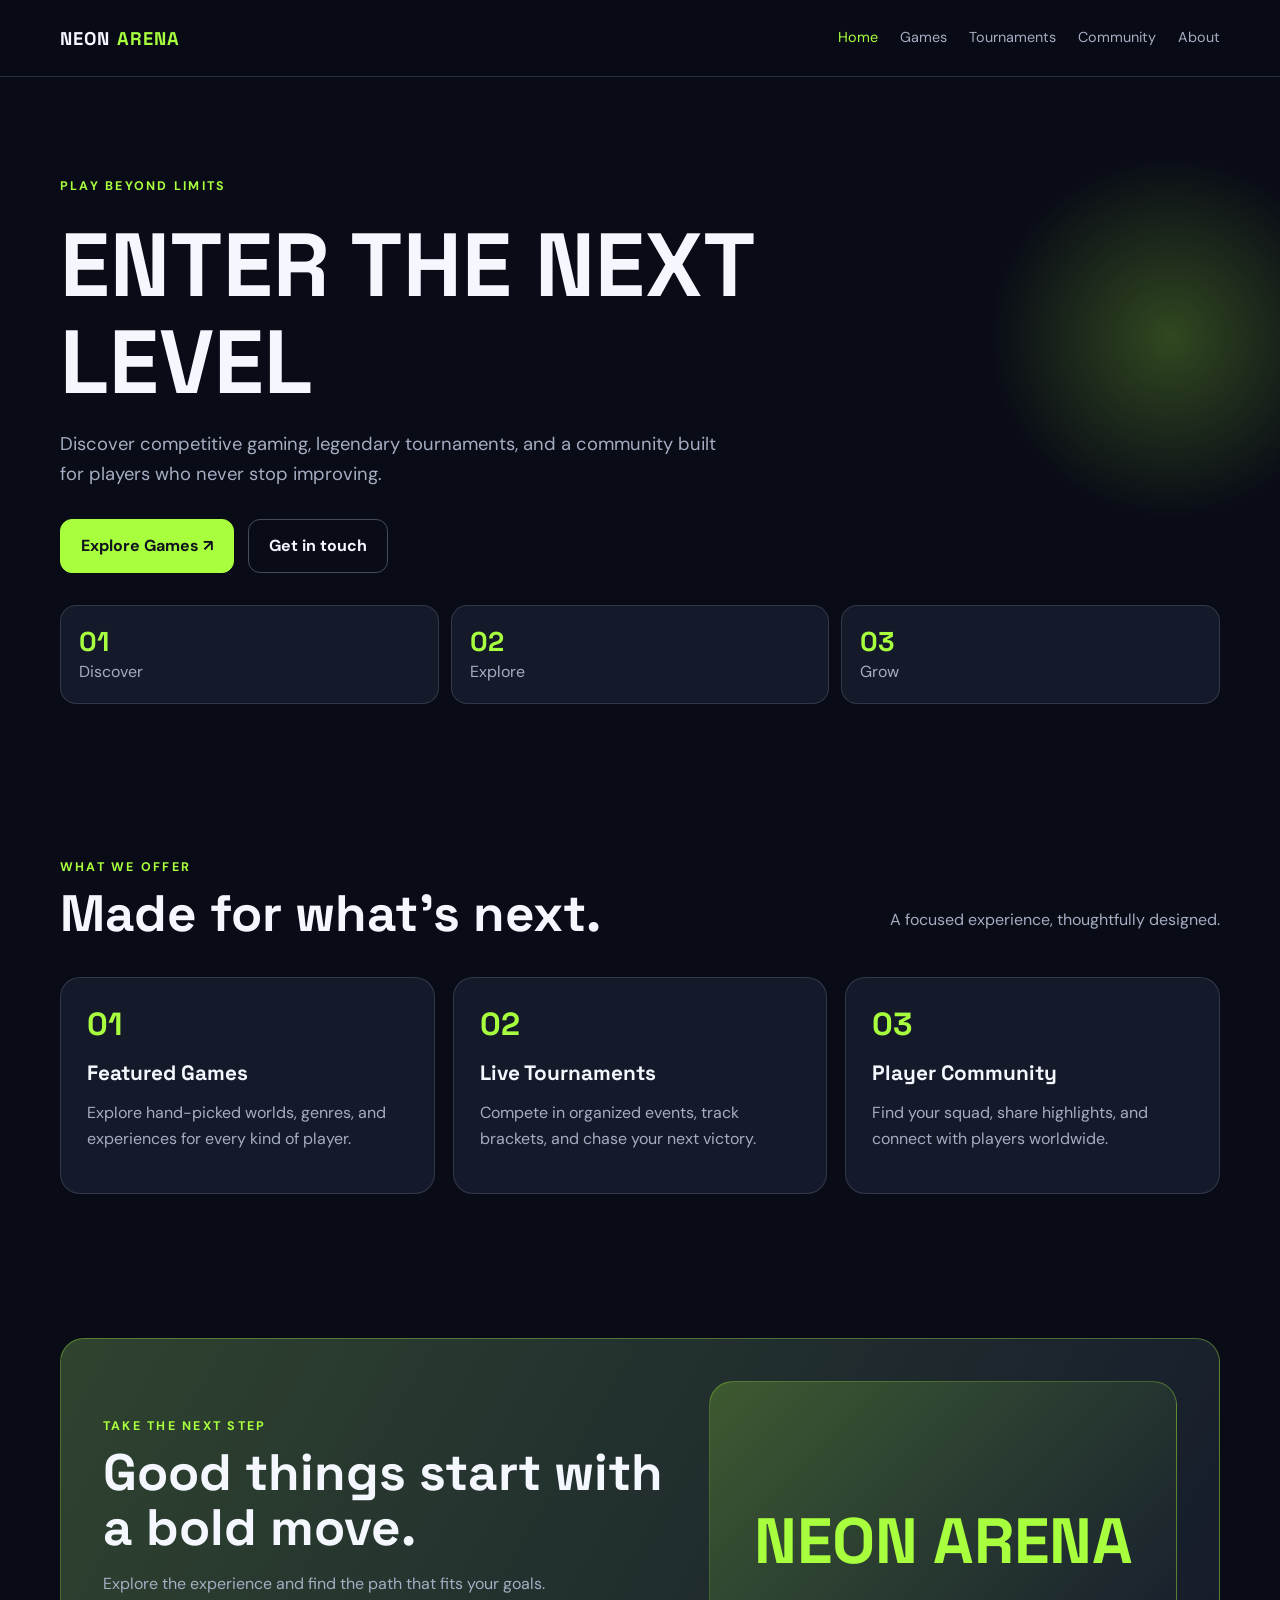
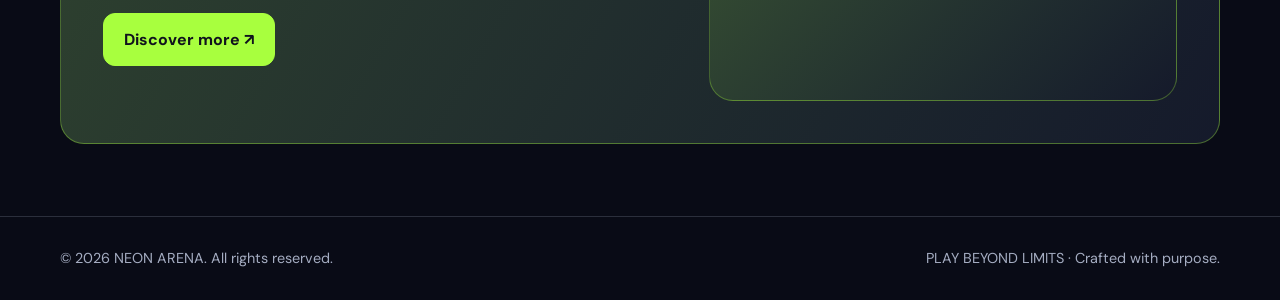
<file: index.html>
<!doctype html><html lang="en"><head><meta charset="utf-8"><meta name="viewport" content="width=device-width,initial-scale=1"><meta name="description" content="Discover competitive gaming, legendary tournaments, and a community built for players who never stop improving."><title>Home | NEON ARENA</title><link rel="stylesheet" href="style.css"></head><body><header><div class="wrap nav"><a class="logo" href="index.html">NEON<span> ARENA</span></a><button class="menu" aria-label="Toggle navigation">Menu</button><nav><a class="active" href="index.html">Home</a><a class="" href="games.html">Games</a><a class="" href="tournaments.html">Tournaments</a><a class="" href="community.html">Community</a><a class="" href="about.html">About</a></nav></div></header><main>
<section class="hero"><div class="orb"></div><div class="wrap"><div class="eyebrow">PLAY BEYOND LIMITS</div><h1>ENTER THE NEXT LEVEL</h1><p class="lead">Discover competitive gaming, legendary tournaments, and a community built for players who never stop improving.</p><div class="actions"><a class="btn" href="games.html">Explore Games ↗</a><a class="btn secondary" href="about.html">Get in touch</a></div><div class="stats"><div class="stat"><b>01</b><span class="muted">Discover</span></div><div class="stat"><b>02</b><span class="muted">Explore</span></div><div class="stat"><b>03</b><span class="muted">Grow</span></div></div></div></section>
<section class="section"><div class="wrap"><div class="section-head"><div><div class="eyebrow">WHAT WE OFFER</div><h2>Made for what’s next.</h2></div><p class="muted">A focused experience, thoughtfully designed.</p></div><div class="grid"><article class="card"><div class="number">01</div><h3>Featured Games</h3><p class="muted">Explore hand-picked worlds, genres, and experiences for every kind of player.</p></article><article class="card"><div class="number">02</div><h3>Live Tournaments</h3><p class="muted">Compete in organized events, track brackets, and chase your next victory.</p></article><article class="card"><div class="number">03</div><h3>Player Community</h3><p class="muted">Find your squad, share highlights, and connect with players worldwide.</p></article></div></div></section>
<section class="section"><div class="wrap"><div class="banner split"><div><div class="eyebrow">TAKE THE NEXT STEP</div><h2>Good things start with a bold move.</h2><p class="muted">Explore the experience and find the path that fits your goals.</p><a class="btn" href="games.html">Discover more ↗</a></div><div class="visual"><strong>NEON ARENA</strong></div></div></div></section></main><footer><div class="wrap footer-inner"><span>© <span class="year"></span> NEON ARENA. All rights reserved.</span><span>PLAY BEYOND LIMITS · Crafted with purpose.</span></div></footer><script src="script.js"></script></body></html>
</file>
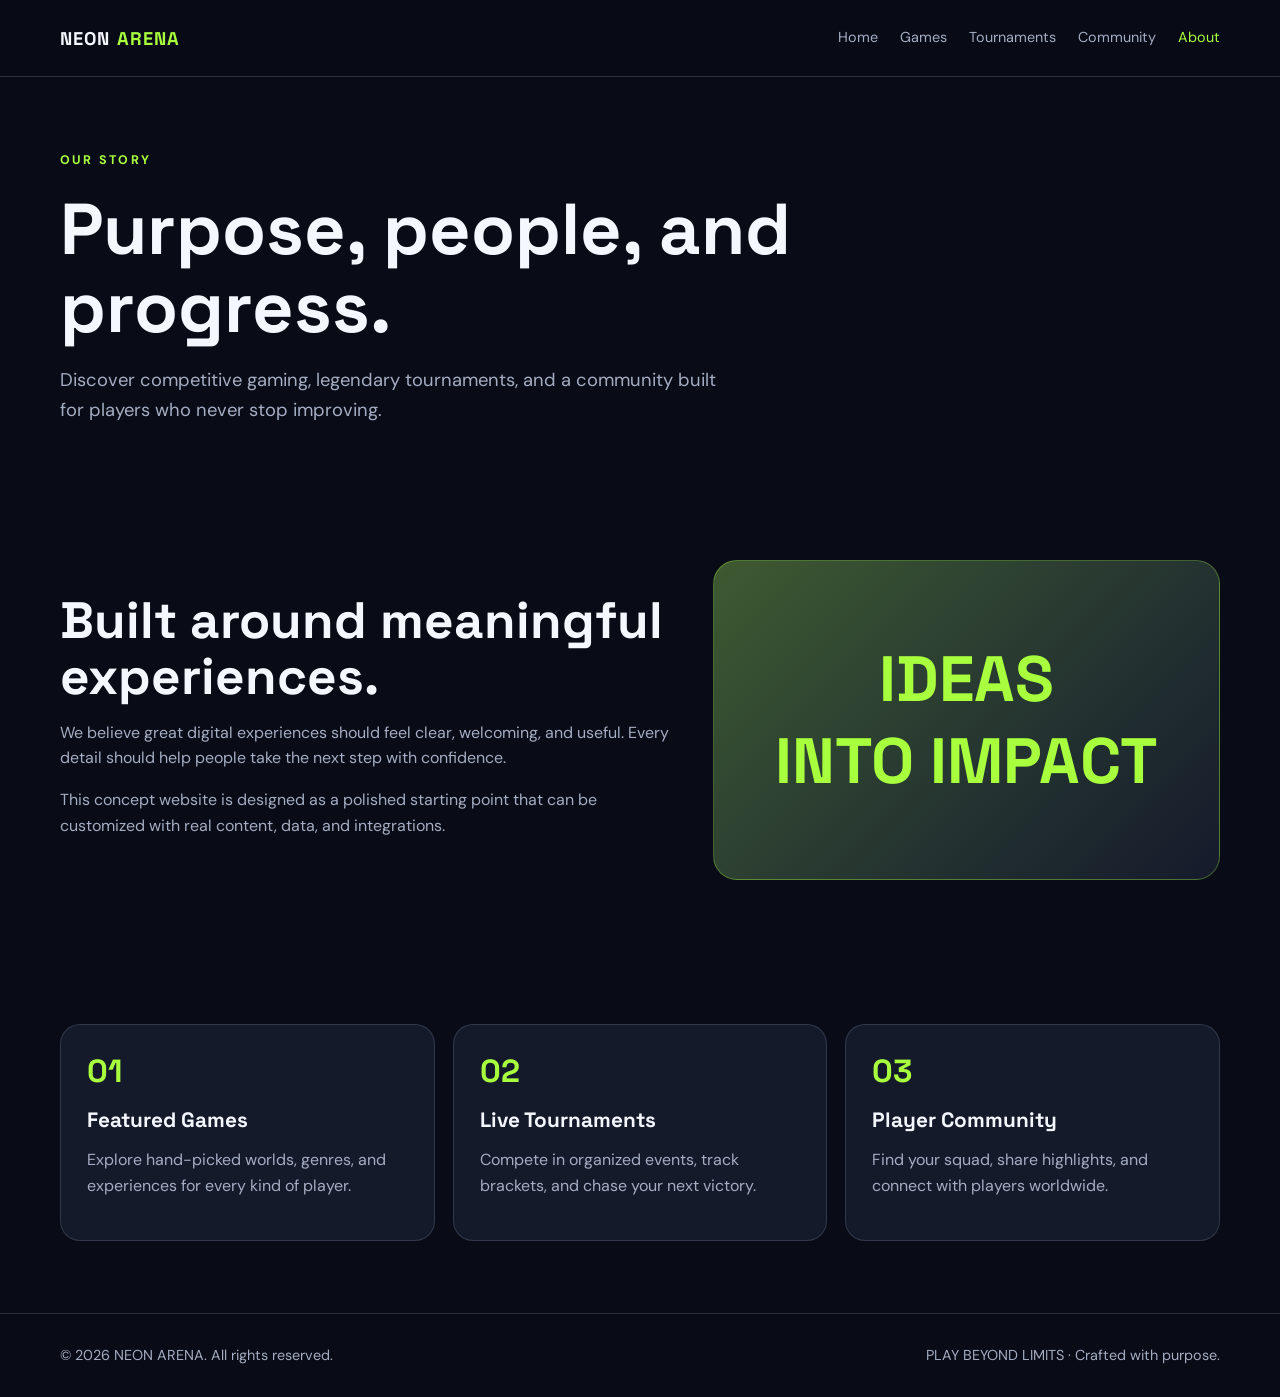
<file: about.html>
<!doctype html><html lang="en"><head><meta charset="utf-8"><meta name="viewport" content="width=device-width,initial-scale=1"><meta name="description" content="Discover competitive gaming, legendary tournaments, and a community built for players who never stop improving."><title>About | NEON ARENA</title><link rel="stylesheet" href="style.css"></head><body><header><div class="wrap nav"><a class="logo" href="index.html">NEON<span> ARENA</span></a><button class="menu" aria-label="Toggle navigation">Menu</button><nav><a class="" href="index.html">Home</a><a class="" href="games.html">Games</a><a class="" href="tournaments.html">Tournaments</a><a class="" href="community.html">Community</a><a class="active" href="about.html">About</a></nav></div></header><main><section class="page-hero"><div class="wrap"><div class="eyebrow">OUR STORY</div><h1>Purpose, people, and progress.</h1><p class="lead">Discover competitive gaming, legendary tournaments, and a community built for players who never stop improving.</p></div></section><section class="section"><div class="wrap split"><div><h2>Built around meaningful experiences.</h2><p class="muted">We believe great digital experiences should feel clear, welcoming, and useful. Every detail should help people take the next step with confidence.</p><p class="muted">This concept website is designed as a polished starting point that can be customized with real content, data, and integrations.</p></div><div class="visual"><strong>IDEAS<br/>INTO IMPACT</strong></div></div></section><section class="section"><div class="wrap grid"><div class="card"><div class="number">01</div><h3>Featured Games</h3><p class="muted">Explore hand-picked worlds, genres, and experiences for every kind of player.</p></div><div class="card"><div class="number">02</div><h3>Live Tournaments</h3><p class="muted">Compete in organized events, track brackets, and chase your next victory.</p></div><div class="card"><div class="number">03</div><h3>Player Community</h3><p class="muted">Find your squad, share highlights, and connect with players worldwide.</p></div></div></section></main><footer><div class="wrap footer-inner"><span>© <span class="year"></span> NEON ARENA. All rights reserved.</span><span>PLAY BEYOND LIMITS · Crafted with purpose.</span></div></footer><script src="script.js"></script></body></html>
</file>
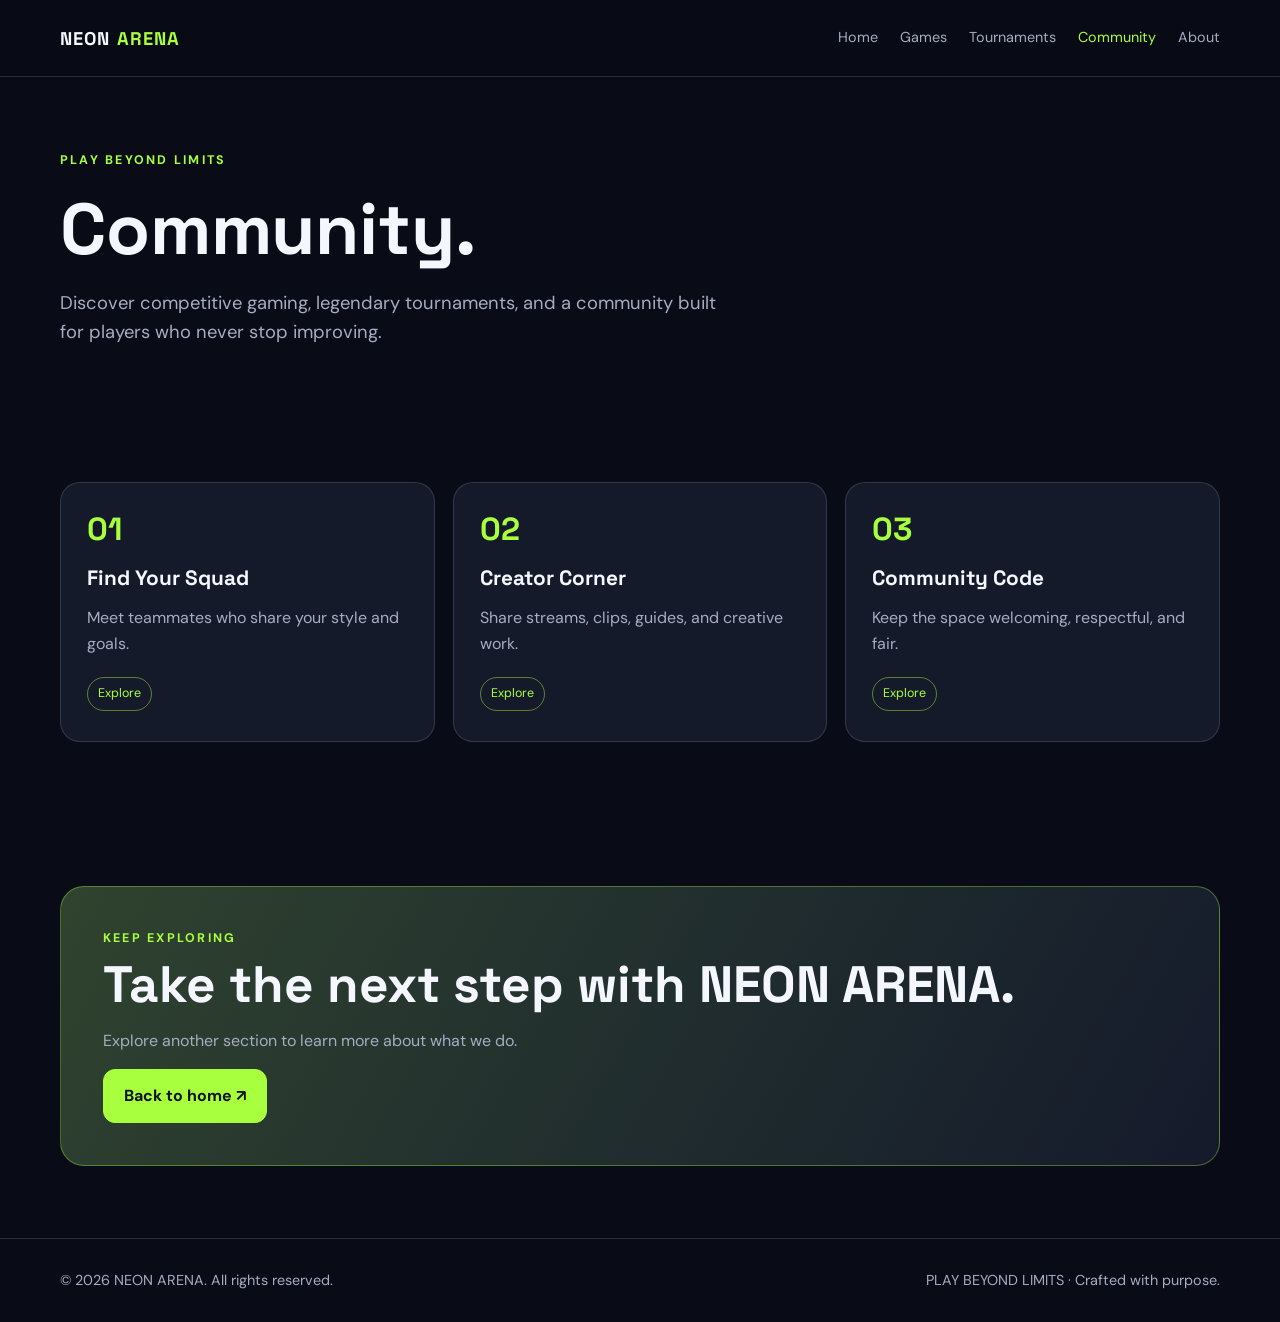
<file: community.html>
<!doctype html><html lang="en"><head><meta charset="utf-8"><meta name="viewport" content="width=device-width,initial-scale=1"><meta name="description" content="Discover competitive gaming, legendary tournaments, and a community built for players who never stop improving."><title>Community | NEON ARENA</title><link rel="stylesheet" href="style.css"></head><body><header><div class="wrap nav"><a class="logo" href="index.html">NEON<span> ARENA</span></a><button class="menu" aria-label="Toggle navigation">Menu</button><nav><a class="" href="index.html">Home</a><a class="" href="games.html">Games</a><a class="" href="tournaments.html">Tournaments</a><a class="active" href="community.html">Community</a><a class="" href="about.html">About</a></nav></div></header><main><section class="page-hero"><div class="wrap"><div class="eyebrow">PLAY BEYOND LIMITS</div><h1>Community.</h1><p class="lead">Discover competitive gaming, legendary tournaments, and a community built for players who never stop improving.</p></div></section><section class="section"><div class="wrap"><div class="grid"><article class="card"><div class="number">01</div><h3>Find Your Squad</h3><p class="muted">Meet teammates who share your style and goals.</p><span class="tag">Explore</span></article><article class="card"><div class="number">02</div><h3>Creator Corner</h3><p class="muted">Share streams, clips, guides, and creative work.</p><span class="tag">Explore</span></article><article class="card"><div class="number">03</div><h3>Community Code</h3><p class="muted">Keep the space welcoming, respectful, and fair.</p><span class="tag">Explore</span></article></div></div></section><section class="section"><div class="wrap"><div class="banner"><div class="eyebrow">KEEP EXPLORING</div><h2>Take the next step with NEON ARENA.</h2><p class="muted">Explore another section to learn more about what we do.</p><a class="btn" href="index.html">Back to home ↗</a></div></div></section></main><footer><div class="wrap footer-inner"><span>© <span class="year"></span> NEON ARENA. All rights reserved.</span><span>PLAY BEYOND LIMITS · Crafted with purpose.</span></div></footer><script src="script.js"></script></body></html>
</file>
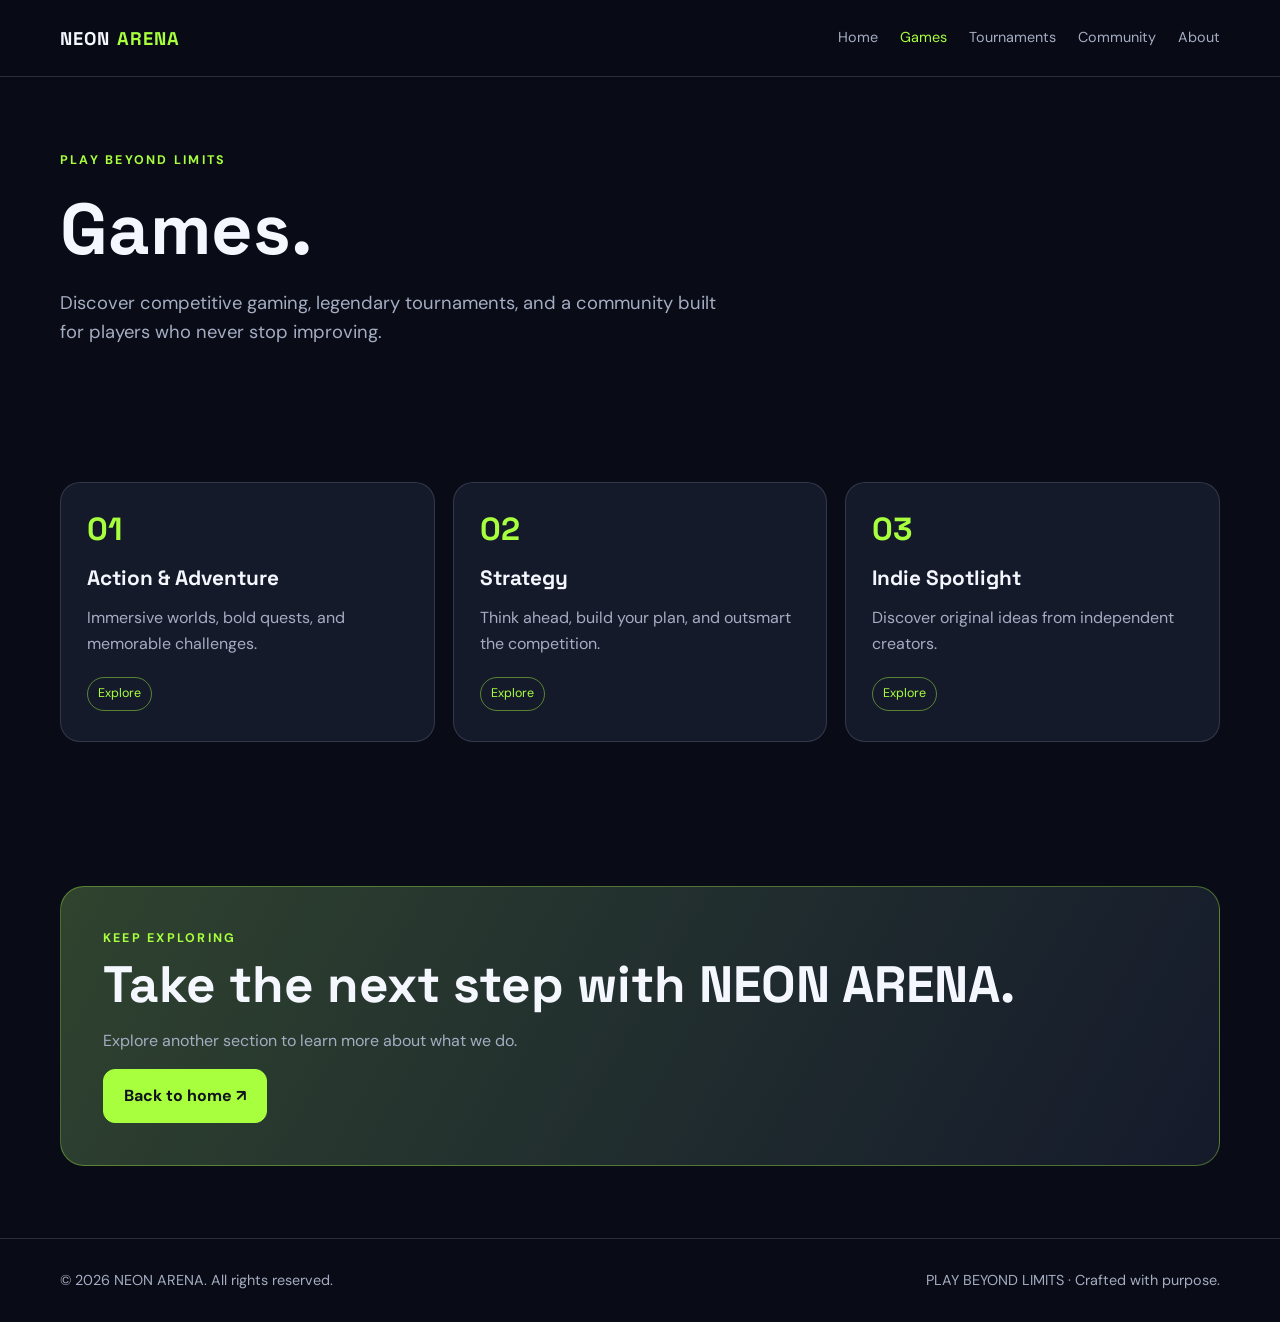
<file: games.html>
<!doctype html><html lang="en"><head><meta charset="utf-8"><meta name="viewport" content="width=device-width,initial-scale=1"><meta name="description" content="Discover competitive gaming, legendary tournaments, and a community built for players who never stop improving."><title>Games | NEON ARENA</title><link rel="stylesheet" href="style.css"></head><body><header><div class="wrap nav"><a class="logo" href="index.html">NEON<span> ARENA</span></a><button class="menu" aria-label="Toggle navigation">Menu</button><nav><a class="" href="index.html">Home</a><a class="active" href="games.html">Games</a><a class="" href="tournaments.html">Tournaments</a><a class="" href="community.html">Community</a><a class="" href="about.html">About</a></nav></div></header><main><section class="page-hero"><div class="wrap"><div class="eyebrow">PLAY BEYOND LIMITS</div><h1>Games.</h1><p class="lead">Discover competitive gaming, legendary tournaments, and a community built for players who never stop improving.</p></div></section><section class="section"><div class="wrap"><div class="grid"><article class="card"><div class="number">01</div><h3>Action & Adventure</h3><p class="muted">Immersive worlds, bold quests, and memorable challenges.</p><span class="tag">Explore</span></article><article class="card"><div class="number">02</div><h3>Strategy</h3><p class="muted">Think ahead, build your plan, and outsmart the competition.</p><span class="tag">Explore</span></article><article class="card"><div class="number">03</div><h3>Indie Spotlight</h3><p class="muted">Discover original ideas from independent creators.</p><span class="tag">Explore</span></article></div></div></section><section class="section"><div class="wrap"><div class="banner"><div class="eyebrow">KEEP EXPLORING</div><h2>Take the next step with NEON ARENA.</h2><p class="muted">Explore another section to learn more about what we do.</p><a class="btn" href="index.html">Back to home ↗</a></div></div></section></main><footer><div class="wrap footer-inner"><span>© <span class="year"></span> NEON ARENA. All rights reserved.</span><span>PLAY BEYOND LIMITS · Crafted with purpose.</span></div></footer><script src="script.js"></script></body></html>
</file>
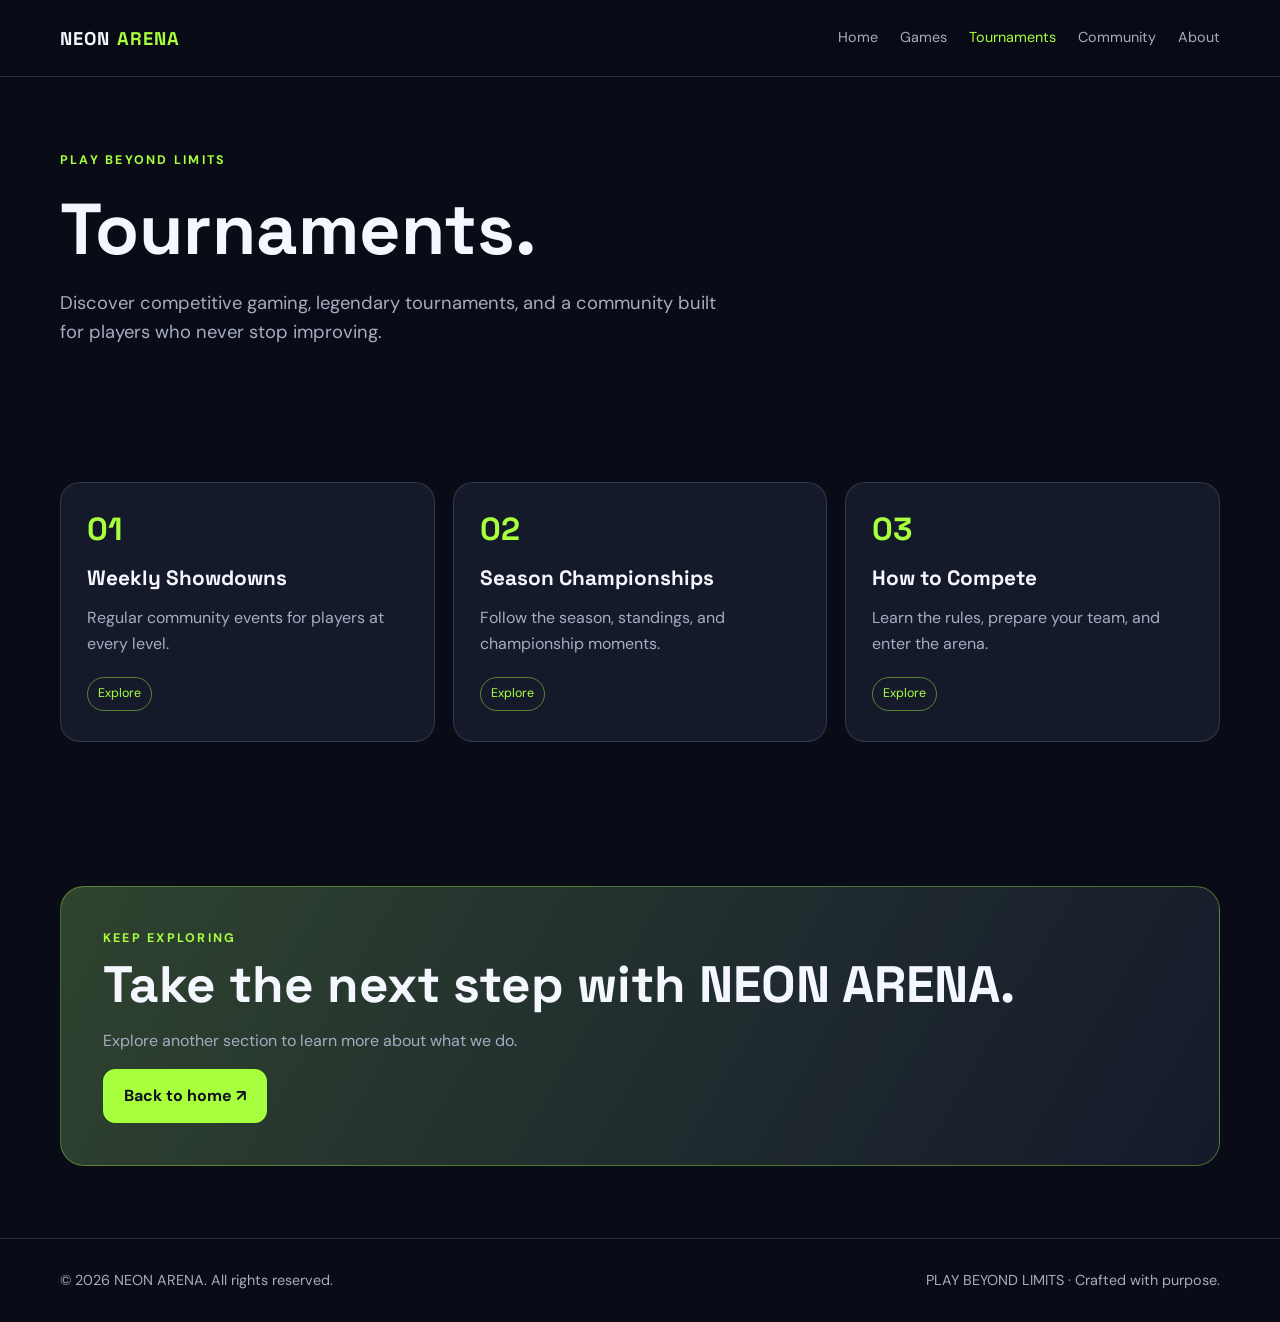
<file: tournaments.html>
<!doctype html><html lang="en"><head><meta charset="utf-8"><meta name="viewport" content="width=device-width,initial-scale=1"><meta name="description" content="Discover competitive gaming, legendary tournaments, and a community built for players who never stop improving."><title>Tournaments | NEON ARENA</title><link rel="stylesheet" href="style.css"></head><body><header><div class="wrap nav"><a class="logo" href="index.html">NEON<span> ARENA</span></a><button class="menu" aria-label="Toggle navigation">Menu</button><nav><a class="" href="index.html">Home</a><a class="" href="games.html">Games</a><a class="active" href="tournaments.html">Tournaments</a><a class="" href="community.html">Community</a><a class="" href="about.html">About</a></nav></div></header><main><section class="page-hero"><div class="wrap"><div class="eyebrow">PLAY BEYOND LIMITS</div><h1>Tournaments.</h1><p class="lead">Discover competitive gaming, legendary tournaments, and a community built for players who never stop improving.</p></div></section><section class="section"><div class="wrap"><div class="grid"><article class="card"><div class="number">01</div><h3>Weekly Showdowns</h3><p class="muted">Regular community events for players at every level.</p><span class="tag">Explore</span></article><article class="card"><div class="number">02</div><h3>Season Championships</h3><p class="muted">Follow the season, standings, and championship moments.</p><span class="tag">Explore</span></article><article class="card"><div class="number">03</div><h3>How to Compete</h3><p class="muted">Learn the rules, prepare your team, and enter the arena.</p><span class="tag">Explore</span></article></div></div></section><section class="section"><div class="wrap"><div class="banner"><div class="eyebrow">KEEP EXPLORING</div><h2>Take the next step with NEON ARENA.</h2><p class="muted">Explore another section to learn more about what we do.</p><a class="btn" href="index.html">Back to home ↗</a></div></div></section></main><footer><div class="wrap footer-inner"><span>© <span class="year"></span> NEON ARENA. All rights reserved.</span><span>PLAY BEYOND LIMITS · Crafted with purpose.</span></div></footer><script src="script.js"></script></body></html>
</file>
<file: style.css>
@import url('https://fonts.googleapis.com/css2?family=DM+Sans:wght@400;500;600;700&family=Space+Grotesk:wght@400;500;600;700&display=swap');
:root{--bg:#090b16;--accent:#a8ff3e;--accent2:#a78bfa;--text:#f5f7ff;--muted:#a5adc2;--panel:#151a2b;}
*{box-sizing:border-box}html{scroll-behavior:smooth}body{margin:0;background:var(--bg);color:var(--text);font-family:'DM Sans',sans-serif;line-height:1.6}a{color:inherit;text-decoration:none}.wrap{width:min(1160px,92%);margin:auto}header{position:sticky;top:0;z-index:10;background:color-mix(in srgb,var(--bg) 88%,transparent);backdrop-filter:blur(16px);border-bottom:1px solid color-mix(in srgb,var(--muted) 22%,transparent)}.nav{height:76px;display:flex;align-items:center;justify-content:space-between;gap:24px}.logo{font:700 1.15rem 'Space Grotesk';letter-spacing:.06em}.logo span{color:var(--accent)}nav{display:flex;gap:22px;align-items:center}nav a{font-size:.9rem;color:var(--muted)}nav a:hover,nav a.active{color:var(--accent)}.menu{display:none;background:none;border:1px solid var(--muted);color:var(--text);padding:8px 12px;border-radius:10px}.hero{padding:100px 0 82px;position:relative;overflow:hidden}.eyebrow{color:var(--accent);font-weight:700;font-size:.78rem;letter-spacing:.18em;text-transform:uppercase}h1,h2,h3{font-family:'Space Grotesk',sans-serif;line-height:1.08}h1{font-size:clamp(2.8rem,7vw,5.7rem);max-width:900px;margin:20px 0}.lead{font-size:1.15rem;color:var(--muted);max-width:660px}.actions{display:flex;gap:14px;flex-wrap:wrap;margin-top:30px}.btn{display:inline-flex;padding:13px 20px;border-radius:12px;background:var(--accent);color:#10131d;font-weight:700;border:1px solid var(--accent);transition:.2s}.btn:hover{transform:translateY(-3px);filter:brightness(1.08)}.btn.secondary{background:transparent;color:var(--text);border-color:color-mix(in srgb,var(--muted) 40%,transparent)}.orb{position:absolute;width:380px;height:380px;border-radius:50%;right:-80px;top:70px;background:radial-gradient(circle,color-mix(in srgb,var(--accent) 25%,transparent),transparent 68%);pointer-events:none}.section{padding:72px 0}.section-head{display:flex;justify-content:space-between;align-items:end;gap:20px;margin-bottom:28px}h2{font-size:clamp(2rem,4vw,3.2rem);margin:8px 0}.muted{color:var(--muted)}.grid{display:grid;grid-template-columns:repeat(3,1fr);gap:18px}.card{background:var(--panel);border:1px solid color-mix(in srgb,var(--muted) 20%,transparent);border-radius:20px;padding:26px;min-height:210px;transition:.2s}.card:hover{transform:translateY(-5px);border-color:var(--accent)}.number{font:700 2rem 'Space Grotesk';color:var(--accent)}.card h3{font-size:1.3rem;margin:18px 0 10px}.banner{border-radius:24px;padding:42px;background:linear-gradient(120deg,color-mix(in srgb,var(--accent) 18%,var(--panel)),var(--panel));border:1px solid color-mix(in srgb,var(--accent) 35%,transparent)}.page-hero{padding:74px 0 44px}.page-hero h1{font-size:clamp(2.5rem,6vw,4.5rem)}.split{display:grid;grid-template-columns:1.1fr .9fr;gap:34px;align-items:center}.visual{min-height:320px;border-radius:24px;background:linear-gradient(135deg,color-mix(in srgb,var(--accent) 28%,var(--panel)),var(--panel));border:1px solid color-mix(in srgb,var(--accent) 30%,transparent);display:grid;place-items:center;text-align:center;padding:30px}.visual strong{font:700 clamp(2rem,5vw,4rem) 'Space Grotesk';color:var(--accent)}.stats{display:grid;grid-template-columns:repeat(3,1fr);gap:12px;margin-top:32px}.stat{padding:18px;border-radius:16px;background:var(--panel);border:1px solid color-mix(in srgb,var(--muted) 20%,transparent)}.stat b{display:block;font:700 1.7rem 'Space Grotesk';color:var(--accent)}.contact-form{display:grid;gap:14px;max-width:650px}input,textarea{width:100%;padding:14px 16px;border-radius:12px;border:1px solid color-mix(in srgb,var(--muted) 35%,transparent);background:var(--panel);color:var(--text);font:inherit}textarea{min-height:140px;resize:vertical}footer{padding:30px 0;border-top:1px solid color-mix(in srgb,var(--muted) 22%,transparent);color:var(--muted);font-size:.9rem}.footer-inner{display:flex;justify-content:space-between;gap:20px;flex-wrap:wrap}.tag{display:inline-block;padding:6px 10px;border:1px solid color-mix(in srgb,var(--accent) 45%,transparent);border-radius:999px;color:var(--accent);font-size:.78rem;margin:4px 4px 4px 0}@media(max-width:760px){nav{display:none;position:absolute;top:76px;left:0;right:0;padding:20px;background:var(--bg);flex-direction:column;align-items:flex-start;border-bottom:1px solid var(--muted)}nav.open{display:flex}.menu{display:block}.grid,.split{grid-template-columns:1fr}.hero{padding:76px 0 60px}.orb{right:-220px}.stats{grid-template-columns:1fr}.section-head{display:block}}
</file>
